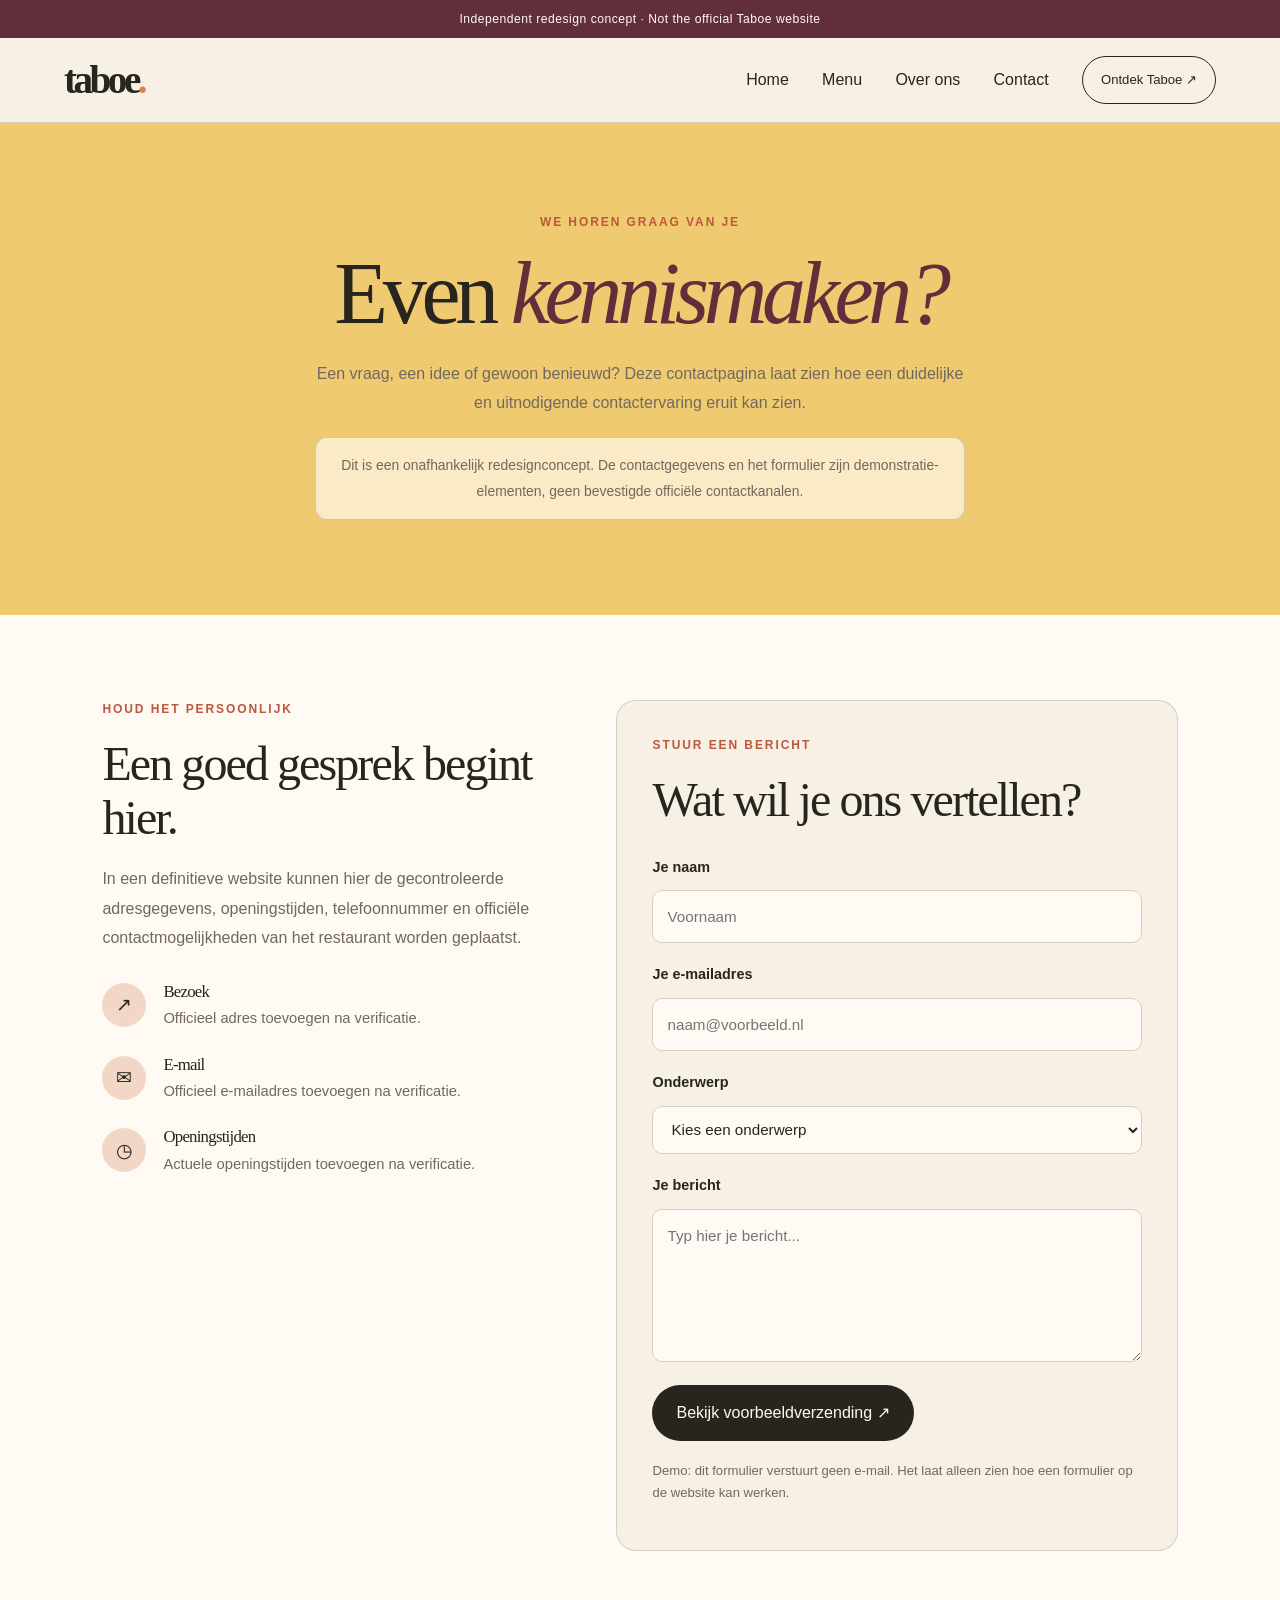
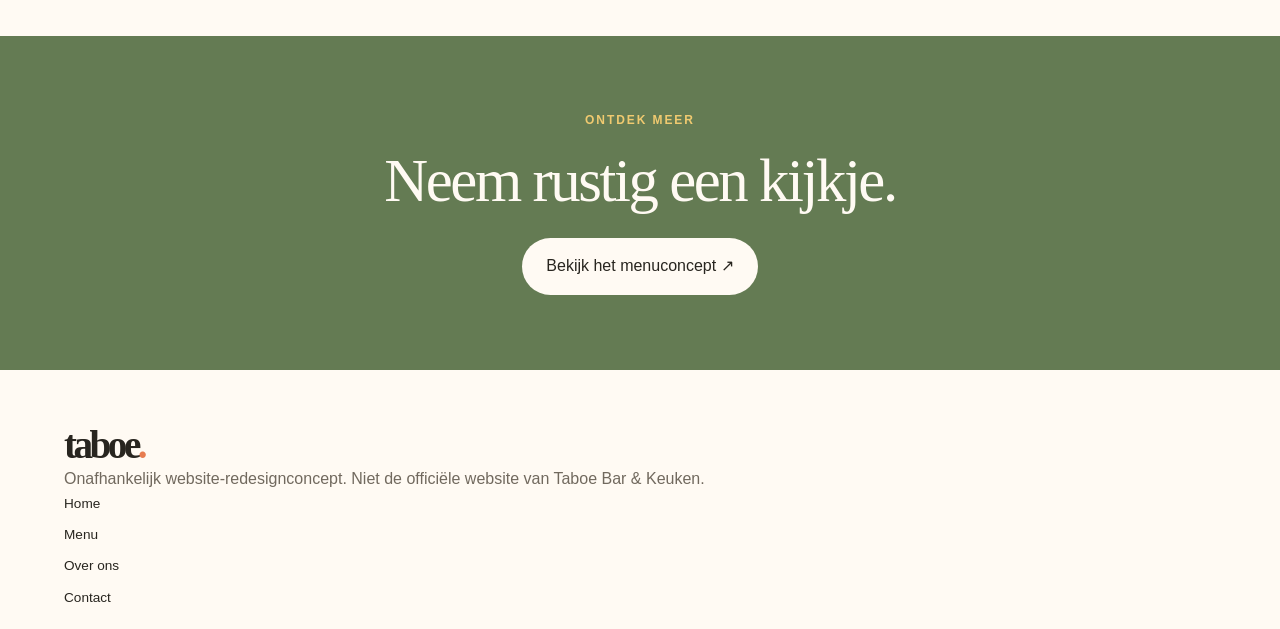
<file: contact.html>
<!DOCTYPE html>
<html lang="nl">
<head>
  <meta charset="UTF-8">
  <meta name="viewport" content="width=device-width, initial-scale=1.0">

  <title>Contact | Taboe Redesign Concept</title>

  <meta
    name="description"
    content="Een contactpagina als onderdeel van een onafhankelijk website-redesignconcept voor Taboe Bar & Keuken."
  >

  <link rel="stylesheet" href="css/style.css">
  <script src="js/script.js" defer></script>
</head>

<body>

  <div class="demo-notice">
    Independent redesign concept · Not the official Taboe website
  </div>

  <header class="site-header">
    <a class="brand" href="index.html">taboe<span>.</span></a>

    <button
      class="menu-toggle"
      type="button"
      aria-label="Open navigation"
      aria-expanded="false"
      aria-controls="main-navigation"
    >
      <span></span>
      <span></span>
    </button>

    <nav class="main-navigation" id="main-navigation">
      <a href="index.html">Home</a>
      <a href="menu.html">Menu</a>
      <a href="over-ons.html">Over ons</a>
      <a href="contact.html">Contact</a>
      <a class="nav-cta" href="contact.html">Ontdek Taboe ↗</a>
    </nav>
  </header>

  <main>

    <section class="contact-hero">
      <p class="eyebrow">WE HOREN GRAAG VAN JE</p>
      <h1>Even <span>kennismaken?</span></h1>

      <p>
        Een vraag, een idee of gewoon benieuwd? Deze contactpagina
        laat zien hoe een duidelijke en uitnodigende contactervaring
        eruit kan zien.
      </p>

      <p class="concept-note">
        Dit is een onafhankelijk redesignconcept. De contactgegevens
        en het formulier zijn demonstratie-elementen, geen bevestigde
        officiële contactkanalen.
      </p>
    </section>

    <section class="contact-layout">

      <div class="contact-info">
        <p class="eyebrow">HOUD HET PERSOONLIJK</p>
        <h2>Een goed gesprek begint hier.</h2>

        <p>
          In een definitieve website kunnen hier de gecontroleerde
          adresgegevens, openingstijden, telefoonnummer en officiële
          contactmogelijkheden van het restaurant worden geplaatst.
        </p>

        <div class="contact-detail">
          <span class="contact-icon">↗</span>
          <div>
            <h3>Bezoek</h3>
            <p>Officieel adres toevoegen na verificatie.</p>
          </div>
        </div>

        <div class="contact-detail">
          <span class="contact-icon">✉</span>
          <div>
            <h3>E-mail</h3>
            <p>Officieel e-mailadres toevoegen na verificatie.</p>
          </div>
        </div>

        <div class="contact-detail">
          <span class="contact-icon">◷</span>
          <div>
            <h3>Openingstijden</h3>
            <p>Actuele openingstijden toevoegen na verificatie.</p>
          </div>
        </div>
      </div>

      <div class="contact-form-card">
        <p class="eyebrow">STUUR EEN BERICHT</p>
        <h2>Wat wil je ons vertellen?</h2>

        <form id="concept-contact-form">

          <label for="contact-name">Je naam</label>
          <input
            type="text"
            id="contact-name"
            name="name"
            placeholder="Voornaam"
            autocomplete="name"
            required
          >

          <label for="contact-email">Je e-mailadres</label>
          <input
            type="email"
            id="contact-email"
            name="email"
            placeholder="naam@voorbeeld.nl"
            autocomplete="email"
            required
          >

          <label for="contact-subject">Onderwerp</label>
          <select id="contact-subject" name="subject" required>
            <option value="">Kies een onderwerp</option>
            <option value="vraag">Algemene vraag</option>
            <option value="samenwerken">Samenwerken</option>
            <option value="anders">Anders</option>
          </select>

          <label for="contact-message">Je bericht</label>
          <textarea
            id="contact-message"
            name="message"
            rows="5"
            placeholder="Typ hier je bericht..."
            required
          ></textarea>

          <button class="button-dark" type="submit">
            Bekijk voorbeeldverzending ↗
          </button>

          <p class="form-note">
            Demo: dit formulier verstuurt geen e-mail. Het laat alleen
            zien hoe een formulier op de website kan werken.
          </p>

          <p id="form-feedback" class="form-feedback" role="status"></p>

        </form>
      </div>

    </section>

    <section class="contact-bottom-cta">
      <p class="eyebrow">ONTDEK MEER</p>
      <h2>Neem rustig een kijkje.</h2>
      <a class="button-dark" href="menu.html">Bekijk het menuconcept ↗</a>
    </section>

  </main>

  <footer class="site-footer">
    <a class="brand footer-brand" href="index.html">
      taboe<span>.</span>
    </a>

    <p>
      Onafhankelijk website-redesignconcept.
      Niet de officiële website van Taboe Bar & Keuken.
    </p>

    <div class="footer-links">
      <a href="index.html">Home</a>
      <a href="menu.html">Menu</a>
      <a href="over-ons.html">Over ons</a>
      <a href="contact.html">Contact</a>
    </div>
  </footer>

</body>
</html>
</file>
<file: css/style.css>
/* =========================================
   TABOE — INDEPENDENT REDESIGN CONCEPT
   Colourful, mature and responsive
========================================= */

:root {
  --cream: #f7f0e5;
  --paper: #fffaf3;
  --ink: #28251f;
  --muted: #71695e;
  --orange: #e77c50;
  --terracotta: #bd573e;
  --green: #647b53;
  --burgundy: #612f3a;
  --yellow: #f0ca70;
  --line: rgba(40, 37, 31, 0.16);
  --radius: 6px;
  --content-width: 1240px;
}

/* Reset */

* {
  box-sizing: border-box;
  margin: 0;
  padding: 0;
}

html {
  scroll-behavior: smooth;
  scroll-padding-top: 100px;
}

body {
  background: var(--cream);
  color: var(--ink);
  font-family: Arial, Helvetica, sans-serif;
  line-height: 1.65;
  overflow-wrap: break-word;
}

img {
  display: block;
  width: 100%;
  height: 100%;
  object-fit: cover;
}

a {
  color: inherit;
  text-decoration: none;
}

button,
a {
  -webkit-tap-highlight-color: transparent;
}

button {
  font: inherit;
}

button:focus-visible,
a:focus-visible {
  outline: 3px solid var(--terracotta);
  outline-offset: 5px;
  border-radius: 3px;
}

::selection {
  color: var(--paper);
  background: var(--burgundy);
}

/* Typography */

h1,
h2,
h3 {
  font-family: Georgia, "Times New Roman", serif;
  font-weight: 500;
  line-height: 1.08;
  letter-spacing: -0.045em;
}

h1 {
  font-size: clamp(3.5rem, 7.8vw, 7.1rem);
}

h2 {
  font-size: clamp(2.5rem, 5vw, 4.6rem);
}

h3 {
  font-size: 1.65rem;
}

p {
  color: var(--muted);
}

.eyebrow {
  color: var(--terracotta);
  font-size: 0.72rem;
  font-weight: 800;
  letter-spacing: 0.16em;
  line-height: 1.6;
}

/* Demo notice */

.demo-notice {
  padding: 9px 16px;
  background: var(--burgundy);
  color: white;
  text-align: center;
  font-size: 0.72rem;
  letter-spacing: 0.045em;
}

/* Header */

.site-header {
  position: sticky;
  top: 0;
  z-index: 100;
  display: flex;
  justify-content: space-between;
  align-items: center;
  gap: 24px;
  padding: 18px max(5%, calc((100% - var(--content-width)) / 2));
  background: rgba(247, 240, 229, 0.96);
  border-bottom: 1px solid var(--line);
  backdrop-filter: blur(12px);
}

.brand {
  font-family: Georgia, "Times New Roman", serif;
  font-size: 2.45rem;
  font-weight: 700;
  letter-spacing: -0.09em;
  line-height: 1;
}

.brand span {
  color: var(--orange);
}

.main-navigation {
  display: flex;
  align-items: center;
  gap: clamp(16px, 2.6vw, 34px);
}

.nav-link {
  position: relative;
  padding: 8px 0;
  color: var(--muted);
  font-size: 0.88rem;
  transition: color 0.25s ease;
}

.nav-link::after {
  position: absolute;
  right: 0;
  bottom: 2px;
  left: 0;
  height: 2px;
  background: var(--terracotta);
  content: "";
  transform: scaleX(0);
  transform-origin: left;
  transition: transform 0.25s ease;
}

.nav-link:hover,
.nav-link.active {
  color: var(--ink);
}

.nav-link:hover::after,
.nav-link.active::after {
  transform: scaleX(1);
}

.nav-cta {
  padding: 12px 18px;
  border: 1px solid var(--ink);
  border-radius: 100px;
  font-size: 0.82rem;
  transition:
    color 0.25s ease,
    background 0.25s ease,
    border-color 0.25s ease;
}

.nav-cta:hover {
  color: white;
  background: var(--ink);
  border-color: var(--ink);
}

.menu-toggle {
  display: none;
}

/* Hero */

.hero {
  position: relative;
  display: grid;
  grid-template-columns: 1.04fr 0.96fr;
  align-items: center;
  gap: 5%;
  width: min(100% - 10%, var(--content-width));
  min-height: 660px;
  margin: 0 auto;
  padding: 70px 0 100px;
}

.hero-content {
  position: relative;
  z-index: 2;
  animation: reveal-up 0.8s ease both;
}

.hero-content .eyebrow {
  margin-bottom: 26px;
}

.hero h1 span {
  color: var(--terracotta);
  font-style: italic;
}

.hero-description {
  max-width: 460px;
  margin-top: 24px;
  font-size: 1rem;
}

.hero-actions {
  display: flex;
  flex-wrap: wrap;
  align-items: center;
  gap: 25px;
  margin-top: 32px;
}

.button {
  display: inline-flex;
  justify-content: center;
  align-items: center;
  gap: 24px;
  min-height: 52px;
  padding: 14px 22px;
  border: 1px solid transparent;
  border-radius: 100px;
  font-size: 0.87rem;
  font-weight: 700;
  transition:
    background 0.25s ease,
    color 0.25s ease,
    transform 0.25s ease;
}

.button:hover {
  transform: translateY(-3px);
}

.button-dark {
  color: white;
  background: var(--ink);
}

.button-dark:hover {
  background: var(--burgundy);
}

.text-link {
  display: inline-flex;
  align-items: center;
  gap: 10px;
  padding: 5px 0;
  border-bottom: 1px solid var(--line);
  font-size: 0.88rem;
  font-weight: 700;
  transition:
    color 0.25s ease,
    border-color 0.25s ease;
}

.text-link:hover {
  color: var(--terracotta);
  border-color: var(--terracotta);
}

.hero-note {
  display: flex;
  align-items: center;
  gap: 10px;
  margin-top: 42px;
  color: var(--muted);
  font-size: 0.8rem;
}

.note-dot {
  width: 9px;
  height: 9px;
  border-radius: 50%;
  background: var(--green);
}

.hero-visual {
  position: relative;
  min-width: 0;
  padding: 10px 15px 15px 0;
  animation: reveal-up 0.9s 0.15s ease both;
}

.hero-image-wrap {
  position: relative;
  z-index: 1;
  height: 510px;
  overflow: hidden;
  border-radius: 180px 180px 5px 5px;
  background: #e0d0ba;
}

.hero-image-wrap img {
  transition: transform 0.7s ease;
}

.hero-image-wrap:hover img {
  transform: scale(1.035);
}

.floating-sticker {
  position: absolute;
  top: 10%;
  left: -45px;
  z-index: 3;
  display: flex;
  flex-direction: column;
  justify-content: center;
  align-items: center;
  width: 108px;
  height: 108px;
  border-radius: 50%;
  background: var(--yellow);
  color: var(--ink);
  font-size: 0.78rem;
  font-weight: 900;
  line-height: 1.3;
  transform: rotate(-12deg);
}

.sticker-heart {
  margin-top: 3px;
  font-size: 1.35rem;
}

.colour-block {
  position: absolute;
  z-index: 0;
  width: 100px;
  height: 110px;
  border-radius: 3px;
}

.colour-block-orange {
  top: 40px;
  right: -15px;
  background: var(--orange);
}

.colour-block-green {
  bottom: 5px;
  left: -20px;
  background: var(--green);
}

.hero-bottom {
  position: absolute;
  right: 0;
  bottom: 26px;
  left: 0;
  display: flex;
  justify-content: space-between;
  gap: 15px;
  padding-top: 15px;
  border-top: 1px solid var(--line);
  color: var(--muted);
  font-size: 0.65rem;
  font-weight: 700;
  letter-spacing: 0.12em;
}

/* Intro */

.section-padding {
  padding: 100px max(5%, calc((100% - var(--content-width)) / 2));
}

.intro-section {
  display: grid;
  grid-template-columns: 1.1fr 0.9fr;
  align-items: end;
  gap: 8%;
  background: var(--paper);
}

.intro-heading .eyebrow {
  margin-bottom: 24px;
}

.intro-heading h2 span {
  color: var(--green);
  font-style: italic;
}

.intro-copy {
  max-width: 410px;
  padding-bottom: 5px;
}

.intro-copy p {
  margin-bottom: 25px;
  font-size: 1rem;
}

/* Featured food */

.featured-section {
  background: var(--cream);
}

.section-heading {
  display: flex;
  justify-content: space-between;
  align-items: end;
  gap: 25px;
  margin-bottom: 45px;
}

.section-heading .eyebrow {
  margin-bottom: 16px;
}

.section-heading .text-link {
  margin-bottom: 7px;
}

.food-grid {
  display: grid;
  grid-template-columns: repeat(3, minmax(0, 1fr));
  gap: 24px;
}

.food-card {
  min-width: 0;
}

.food-image {
  position: relative;
  height: 340px;
  overflow: hidden;
  background: #e5d6c3;
}

.food-image-one {
  border-radius: 100px 100px 4px 4px;
}

.food-image-two {
  border-radius: 4px;
}

.food-image-three {
  border-radius: 4px 100px 4px 4px;
}

.food-image img {
  transition: transform 0.6s ease;
}

.food-card:hover .food-image img {
  transform: scale(1.05);
}

.food-number {
  position: absolute;
  top: 14px;
  left: 14px;
  display: grid;
  width: 36px;
  height: 36px;
  place-items: center;
  border-radius: 50%;
  background: var(--paper);
  font-size: 0.72rem;
  font-weight: 800;
}

.food-card-info {
  display: flex;
  justify-content: space-between;
  align-items: start;
  gap: 12px;
  padding: 20px 0;
  border-bottom: 1px solid var(--line);
}

.food-card-info h3 {
  margin-bottom: 7px;
  font-size: 1.5rem;
}

.food-card-info p {
  font-size: 0.83rem;
}

.food-arrow {
  color: var(--terracotta);
  font-size: 1.35rem;
  transition: transform 0.25s ease;
}

.food-card:hover .food-arrow {
  transform: translate(3px, -3px);
}

.concept-note {
  margin-top: 22px;
  font-size: 0.74rem;
}

/* Statement */

.statement-section {
  position: relative;
  display: flex;
  flex-direction: column;
  align-items: center;
  overflow: hidden;
  padding: 110px 20px;
  background: var(--burgundy);
  color: white;
  text-align: center;
}

.statement-section .eyebrow {
  margin-bottom: 25px;
  color: var(--yellow);
}

.statement-section h2 {
  font-size: clamp(3rem, 7vw, 6.5rem);
}

.statement-section h2 span {
  color: var(--yellow);
  font-style: italic;
}

.statement-section .button {
  margin-top: 32px;
}

.button-light {
  color: var(--ink);
  background: var(--paper);
}

.button-light:hover {
  background: var(--yellow);
}

.statement-decoration {
  position: absolute;
  top: 12px;
  right: 8%;
  color: rgba(255, 255, 255, 0.12);
  font-size: 12rem;
  line-height: 1;
}

/* Footer */

.site-footer {
  padding: 55px max(5%, calc((100% - var(--content-width)) / 2)) 20px;
  background: var(--paper);
}

.footer-main {
  display: grid;
  grid-template-columns: 1fr 1.2fr 1fr;
  align-items: start;
  gap: 35px;
  padding-bottom: 45px;
}

.brand-footer {
  font-size: 2.7rem;
}

.footer-main p {
  font-size: 0.87rem;
}

.footer-links {
  display: flex;
  flex-direction: column;
  gap: 9px;
  font-size: 0.85rem;
}

.footer-links a:hover {
  color: var(--terracotta);
}

.footer-bottom {
  display: flex;
  justify-content: space-between;
  gap: 15px;
  padding-top: 18px;
  border-top: 1px solid var(--line);
  color: var(--muted);
  font-size: 0.7rem;
}

/* Animations */

@keyframes reveal-up {
  from {
    opacity: 0;
    transform: translateY(20px);
  }

  to {
    opacity: 1;
    transform: translateY(0);
  }
}

/* Tablet */

@media (max-width: 900px) {
  .site-header {
    padding-right: 5%;
    padding-left: 5%;
  }

  .main-navigation {
    gap: 15px;
  }

  .nav-link {
    font-size: 0.8rem;
  }

  .nav-cta {
    padding: 10px 13px;
    font-size: 0.75rem;
  }

  .hero {
    min-height: auto;
    gap: 5%;
    padding-top: 65px;
    padding-bottom: 100px;
  }

  .hero-image-wrap {
    height: 420px;
  }

  .floating-sticker {
    left: -30px;
    width: 88px;
    height: 88px;
    font-size: 0.68rem;
  }

  .colour-block {
    width: 75px;
    height: 85px;
  }

  .section-padding {
    padding-top: 75px;
    padding-bottom: 75px;
  }

  .food-grid {
    gap: 17px;
  }

  .food-image {
    height: 280px;
  }

  .footer-main {
    gap: 22px;
  }
}

/* Mobile */

@media (max-width: 650px) {
  .demo-notice {
    padding: 8px 12px;
    font-size: 0.65rem;
  }

  .site-header {
    min-height: 78px;
    padding: 15px 5%;
  }

  .brand {
    font-size: 2.2rem;
  }

  .menu-toggle {
    display: flex;
    flex-direction: column;
    justify-content: center;
    gap: 6px;
    width: 46px;
    height: 46px;
    padding: 10px;
    border: 1px solid var(--line);
    border-radius: 50%;
    background: transparent;
    cursor: pointer;
  }

  .menu-toggle span {
    display: block;
    width: 100%;
    height: 2px;
    background: var(--ink);
    transition: transform 0.25s ease;
  }

  .menu-toggle[aria-expanded="true"] span:first-child {
    transform: translateY(4px) rotate(45deg);
  }

  .menu-toggle[aria-expanded="true"] span:last-child {
    transform: translateY(-4px) rotate(-45deg);
  }

  .main-navigation {
    position: absolute;
    top: 100%;
    right: 0;
    left: 0;
    display: none;
    flex-direction: column;
    align-items: stretch;
    gap: 0;
    padding: 12px 5% 22px;
    border-bottom: 1px solid var(--line);
    background: var(--cream);
  }

  .main-navigation.is-open {
    display: flex;
  }

  .nav-link {
    padding: 14px 0;
    border-bottom: 1px solid var(--line);
    font-size: 0.95rem;
  }

  .nav-link::after {
    display: none;
  }

  .nav-cta {
    align-self: flex-start;
    margin-top: 16px;
    padding: 12px 18px;
    font-size: 0.85rem;
  }

  .hero {
    grid-template-columns: 1fr;
    gap: 40px;
    width: 90%;
    padding-top: 58px;
    padding-bottom: 80px;
  }

  .hero-content .eyebrow {
    margin-bottom: 20px;
    font-size: 0.65rem;
  }

  h1 {
    font-size: clamp(3.6rem, 15vw, 5.5rem);
  }

  .hero-description {
    margin-top: 20px;
    font-size: 0.94rem;
  }

  .hero-actions {
    gap: 18px;
    margin-top: 25px;
  }

  .button {
    min-height: 48px;
    padding: 12px 17px;
    gap: 14px;
    font-size: 0.82rem;
  }

  .hero-note {
    margin-top: 26px;
    font-size: 0.75rem;
  }

  .hero-visual {
    width: calc(100% - 12px);
    margin-left: 10px;
    padding-right: 7px;
  }

  .hero-image-wrap {
    height: 390px;
    border-radius: 150px 150px 4px 4px;
  }

  .floating-sticker {
    top: 8%;
    left: -18px;
    width: 83px;
    height: 83px;
  }

  .colour-block-orange {
    top: 30px;
    right: -7px;
  }

  .colour-block-green {
    bottom: 5px;
    left: -10px;
  }

  .hero-bottom {
    bottom: 22px;
    font-size: 0.55rem;
    letter-spacing: 0.06em;
  }

  .section-padding {
    padding: 65px 5%;
  }

  .intro-section {
    grid-template-columns: 1fr;
    gap: 25px;
  }

  .intro-heading .eyebrow {
    margin-bottom: 19px;
  }

  h2 {
    font-size: clamp(2.7rem, 11vw, 4rem);
  }

  .intro-copy p {
    font-size: 0.93rem;
  }

  .section-heading {
    align-items: start;
    flex-direction: column;
    gap: 18px;
    margin-bottom: 30px;
  }

  .section-heading .eyebrow {
    margin-bottom: 12px;
  }

  .food-grid {
    grid-template-columns: 1fr;
    gap: 28px;
  }

  .food-image {
    height: 340px;
  }

  .food-image-one,
  .food-image-three {
    border-radius: 90px 90px 4px 4px;
  }

  .food-card-info {
    padding-top: 16px;
  }

  .food-card-info h3 {
    font-size: 1.45rem;
  }

  .statement-section {
    padding: 85px 20px;
  }

  .statement-section h2 {
    font-size: clamp(3rem, 12vw, 4.8rem);
  }

  .statement-decoration {
    top: 10px;
    right: -15px;
    font-size: 8rem;
  }

  .site-footer {
    padding: 42px 5% 18px;
  }

  .footer-main {
    grid-template-columns: 1fr;
    gap: 22px;
    padding-bottom: 30px;
  }

  .footer-links {
    display: grid;
    grid-template-columns: 1fr 1fr;
    gap: 13px;
  }

  .footer-bottom {
    flex-direction: column;
    gap: 8px;
    font-size: 0.67rem;
  }
}

/* Reduced motion accessibility */

@media (prefers-reduced-motion: reduce) {
  *,
  *::before,
  *::after {
    scroll-behavior: auto !important;
    animation-duration: 0.01ms !important;
    animation-iteration-count: 1 !important;
    transition-duration: 0.01ms !important;
  }
}

/* Scroll reveal */

.reveal-section {
  opacity: 0;
  transform: translateY(18px);
  transition:
    opacity 0.65s ease,
    transform 0.65s ease;
}

.reveal-section.is-visible {
  opacity: 1;
  transform: translateY(0);
}

@media (prefers-reduced-motion: reduce) {
  .reveal-section {
    opacity: 1;
    transform: none;
    transition: none;
  }
}

/* =========================
   MENU PAGE
========================= */

.demo-notice {
  padding: 9px 16px;
  background: var(--burgundy);
  color: #fffaf3;
  text-align: center;
  font-size: 0.76rem;
  letter-spacing: 0.04em;
}

.menu-hero {
  padding: 100px 8% 80px;
  background: var(--cream);
  text-align: center;
}

.eyebrow {
  margin-bottom: 18px;
  color: var(--terracotta);
  font-size: 0.75rem;
  font-weight: 700;
  letter-spacing: 0.16em;
}

.menu-hero h1 {
  margin-bottom: 24px;
  font-size: clamp(3rem, 8vw, 6.5rem);
  line-height: 0.98;
  letter-spacing: -0.06em;
}

.menu-hero h1 span,
.section-heading h2 span {
  color: var(--terracotta);
  font-style: italic;
}

.menu-hero > p:not(.eyebrow) {
  max-width: 620px;
  margin: 0 auto 20px;
  color: var(--muted);
  line-height: 1.8;
}

.menu-hero .concept-note {
  max-width: 680px;
  margin-top: 28px;
  padding: 15px 18px;
  border: 1px solid var(--line);
  border-radius: 12px;
  background: var(--paper);
  font-size: 0.85rem;
}

.menu-category-section {
  padding: 85px 8%;
  background: var(--paper);
}

.section-heading {
  margin-bottom: 40px;
  text-align: center;
}

.section-heading h2 {
  font-size: clamp(2.3rem, 5vw, 4rem);
  letter-spacing: -0.04em;
}

.menu-category-grid {
  display: grid;
  grid-template-columns: repeat(3, minmax(0, 1fr));
  gap: 25px;
}

.menu-category-card {
  overflow: hidden;
  border: 1px solid var(--line);
  border-radius: 18px;
  background: var(--cream);
  transition: transform 0.25s ease, box-shadow 0.25s ease;
}

.menu-category-card:hover {
  transform: translateY(-6px);
  box-shadow: 0 16px 35px rgba(40, 37, 31, 0.10);
}

.menu-category-card img {
  display: block;
  width: 100%;
  height: 245px;
  object-fit: cover;
}

.menu-category-content {
  padding: 25px;
}

.category-number {
  display: inline-block;
  margin-bottom: 14px;
  color: var(--terracotta);
  font-size: 0.8rem;
  font-weight: 700;
  letter-spacing: 0.1em;
}

.menu-category-content h3 {
  margin-bottom: 12px;
  font-size: 1.55rem;
}

.menu-category-content p {
  color: var(--muted);
  font-size: 0.95rem;
  line-height: 1.75;
}

.menu-bottom-cta {
  padding: 80px 8%;
  background: var(--yellow);
  text-align: center;
}

.menu-bottom-cta h2 {
  margin-bottom: 28px;
  font-size: clamp(2rem, 5vw, 3.8rem);
  letter-spacing: -0.04em;
}

.button-dark {
  display: inline-block;
  padding: 15px 24px;
  border-radius: 999px;
  background: var(--ink);
  color: var(--paper);
  text-decoration: none;
  transition: transform 0.2s ease, opacity 0.2s ease;
}

.button-dark:hover {
  transform: translateY(-2px);
  opacity: 0.88;
}

.concept-note {
  line-height: 1.7;
}

@media (max-width: 900px) {
  .menu-category-grid {
    grid-template-columns: repeat(2, minmax(0, 1fr));
  }
}

@media (max-width: 600px) {
  .menu-hero {
    padding: 75px 6% 60px;
  }

  .menu-category-section {
    padding: 60px 6%;
  }

  .menu-category-grid {
    grid-template-columns: 1fr;
  }

  .menu-category-card img {
    height: 230px;
  }

  .menu-category-content {
    padding: 22px;
  }

  .menu-bottom-cta {
    padding: 65px 6%;
  }
}

@media (prefers-reduced-motion: reduce) {
  .menu-category-card,
  .button-dark {
    transition: none;
  }
}

/* =========================
   ABOUT US PAGE
========================= */

.about-hero {
  display: grid;
  grid-template-columns: 1fr 1fr;
  align-items: center;
  gap: 55px;
  padding: 85px 8%;
  background: var(--cream);
}

.about-hero-copy h1 {
  margin-bottom: 25px;
  font-size: clamp(3rem, 6vw, 5.5rem);
  line-height: 0.98;
  letter-spacing: -0.06em;
}

.about-hero-copy h1 span {
  color: var(--terracotta);
  font-style: italic;
}

.about-hero-copy > p:not(.eyebrow) {
  color: var(--muted);
  line-height: 1.85;
}

.about-hero-copy .concept-note {
  margin-top: 24px;
  padding: 16px;
  border-left: 4px solid var(--orange);
  background: var(--paper);
  font-size: 0.88rem;
}

.about-hero-image {
  position: relative;
}

.about-hero-image img {
  display: block;
  width: 100%;
  height: 490px;
  border-radius: 180px 180px 18px 18px;
  object-fit: cover;
}

.image-caption {
  position: absolute;
  right: -12px;
  bottom: 25px;
  padding: 13px 18px;
  border-radius: 999px;
  background: var(--yellow);
  color: var(--ink);
  font-size: 0.72rem;
  font-weight: 700;
  letter-spacing: 0.08em;
}

.about-values {
  padding: 85px 8%;
  background: var(--paper);
}

.values-grid {
  display: grid;
  grid-template-columns: repeat(3, minmax(0, 1fr));
  gap: 22px;
}

.value-card {
  padding: 32px;
  border-radius: 18px;
}

.value-orange {
  background: #f2d7c7;
}

.value-green {
  background: #dce4d3;
}

.value-yellow {
  background: #f5e7b9;
}

.value-symbol {
  display: inline-flex;
  align-items: center;
  justify-content: center;
  width: 48px;
  height: 48px;
  margin-bottom: 24px;
  border: 1px solid rgba(40, 37, 31, 0.25);
  border-radius: 50%;
  font-size: 1.5rem;
}

.value-card h3 {
  margin-bottom: 13px;
  font-size: 1.6rem;
}

.value-card p {
  color: var(--muted);
  line-height: 1.8;
}

.about-story {
  display: grid;
  grid-template-columns: 1fr 1fr;
  align-items: center;
  gap: 55px;
  padding: 85px 8%;
  background: var(--cream);
}

.about-story-image img {
  display: block;
  width: 100%;
  height: 420px;
  border-radius: 18px;
  object-fit: cover;
}

.about-story-copy h2 {
  margin-bottom: 22px;
  font-size: clamp(2.2rem, 4vw, 3.6rem);
  line-height: 1.08;
  letter-spacing: -0.04em;
}

.about-story-copy > p:not(.eyebrow) {
  margin-bottom: 28px;
  color: var(--muted);
  line-height: 1.85;
}

.about-bottom-cta {
  padding: 75px 8%;
  background: var(--burgundy);
  color: var(--paper);
  text-align: center;
}

.about-bottom-cta .eyebrow {
  color: var(--yellow);
}

.about-bottom-cta h2 {
  margin-bottom: 25px;
  font-size: clamp(2.3rem, 5vw, 4rem);
  letter-spacing: -0.04em;
}

.about-bottom-cta .button-dark {
  background: var(--yellow);
  color: var(--ink);
}

@media (max-width: 900px) {
  .about-hero,
  .about-story {
    gap: 32px;
    padding: 65px 6%;
  }

  .about-hero-image img {
    height: 390px;
  }

  .values-grid {
    grid-template-columns: 1fr 1fr;
  }

  .about-story-image img {
    height: 350px;
  }
}

@media (max-width: 650px) {
  .about-hero,
  .about-story {
    grid-template-columns: 1fr;
  }

  .about-hero {
    padding-top: 60px;
  }

  .about-hero-image img {
    height: 350px;
    border-radius: 130px 130px 18px 18px;
  }

  .image-caption {
    right: 8px;
  }

  .about-values {
    padding: 60px 6%;
  }

  .values-grid {
    grid-template-columns: 1fr;
  }

  .value-card {
    padding: 27px;
  }

  .about-story {
    padding: 60px 6%;
  }

  .about-story-image img {
    height: 290px;
  }

  .about-bottom-cta {
    padding: 60px 6%;
  }
}

@media (prefers-reduced-motion: reduce) {
  .about-hero *,
  .about-story *,
  .value-card * {
    scroll-behavior: auto;
  }
}

/* =========================
   CONTACT PAGE
========================= */

.contact-hero {
  padding: 90px 8% 75px;
  background: var(--yellow);
  text-align: center;
}

.contact-hero h1 {
  margin-bottom: 22px;
  font-size: clamp(2.8rem, 7vw, 5.5rem);
  line-height: 1;
  letter-spacing: -0.06em;
}

.contact-hero h1 span {
  color: var(--burgundy);
  font-style: italic;
}

.contact-hero > p:not(.eyebrow) {
  max-width: 650px;
  margin: 0 auto 20px;
  line-height: 1.8;
}

.contact-hero .concept-note {
  max-width: 700px;
  margin-top: 28px;
  padding: 15px 18px;
  border: 1px solid rgba(40, 37, 31, 0.18);
  border-radius: 12px;
  background: rgba(255, 250, 243, 0.65);
  font-size: 0.87rem;
}

.contact-layout {
  display: grid;
  grid-template-columns: 0.9fr 1.1fr;
  gap: 55px;
  align-items: start;
  padding: 85px 8%;
  background: var(--paper);
}

.contact-info h2,
.contact-form-card h2 {
  margin-bottom: 20px;
  font-size: clamp(2rem, 4vw, 3rem);
  line-height: 1.12;
  letter-spacing: -0.04em;
}

.contact-info > p:not(.eyebrow) {
  margin-bottom: 30px;
  color: var(--muted);
  line-height: 1.85;
}

.contact-detail {
  display: flex;
  gap: 17px;
  align-items: flex-start;
  margin-top: 25px;
}

.contact-icon {
  display: flex;
  flex-shrink: 0;
  align-items: center;
  justify-content: center;
  width: 44px;
  height: 44px;
  border-radius: 50%;
  background: #f2d7c7;
  font-size: 1.2rem;
}

.contact-detail h3 {
  margin-bottom: 6px;
  font-size: 1.05rem;
}

.contact-detail p {
  color: var(--muted);
  line-height: 1.6;
  font-size: 0.92rem;
}

.contact-form-card {
  padding: 35px;
  border: 1px solid var(--line);
  border-radius: 20px;
  background: var(--cream);
}

.contact-form-card form {
  display: flex;
  flex-direction: column;
  gap: 11px;
}

.contact-form-card label {
  margin-top: 9px;
  font-size: 0.9rem;
  font-weight: 700;
}

.contact-form-card input,
.contact-form-card select,
.contact-form-card textarea {
  width: 100%;
  min-height: 48px;
  padding: 13px 14px;
  border: 1px solid #d8cfc2;
  border-radius: 10px;
  outline: none;
  background: var(--paper);
  color: var(--ink);
  font: inherit;
  font-size: 0.95rem;
}

.contact-form-card textarea {
  min-height: 140px;
  resize: vertical;
}

.contact-form-card input:focus,
.contact-form-card select:focus,
.contact-form-card textarea:focus {
  border-color: var(--terracotta);
  box-shadow: 0 0 0 3px rgba(189, 87, 62, 0.12);
}

.contact-form-card button {
  align-self: flex-start;
  margin-top: 12px;
  border: none;
  cursor: pointer;
  font: inherit;
}

.form-note {
  margin-top: 8px;
  color: var(--muted);
  font-size: 0.82rem;
  line-height: 1.65;
}

.form-feedback {
  color: var(--green);
  font-size: 0.9rem;
  line-height: 1.6;
}

.contact-bottom-cta {
  padding: 75px 8%;
  background: var(--green);
  color: var(--paper);
  text-align: center;
}

.contact-bottom-cta .eyebrow {
  color: var(--yellow);
}

.contact-bottom-cta h2 {
  margin-bottom: 25px;
  font-size: clamp(2.2rem, 5vw, 3.8rem);
  letter-spacing: -0.04em;
}

.contact-bottom-cta .button-dark {
  background: var(--paper);
  color: var(--ink);
}

@media (max-width: 800px) {
  .contact-layout {
    grid-template-columns: 1fr;
    gap: 45px;
    padding: 65px 6%;
  }
}

@media (max-width: 600px) {
  .contact-hero {
    padding: 65px 6% 55px;
  }

  .contact-form-card {
    padding: 23px;
  }

  .contact-form-card button {
    align-self: stretch;
  }

  .contact-bottom-cta {
    padding: 60px 6%;
  }
}
</file>
